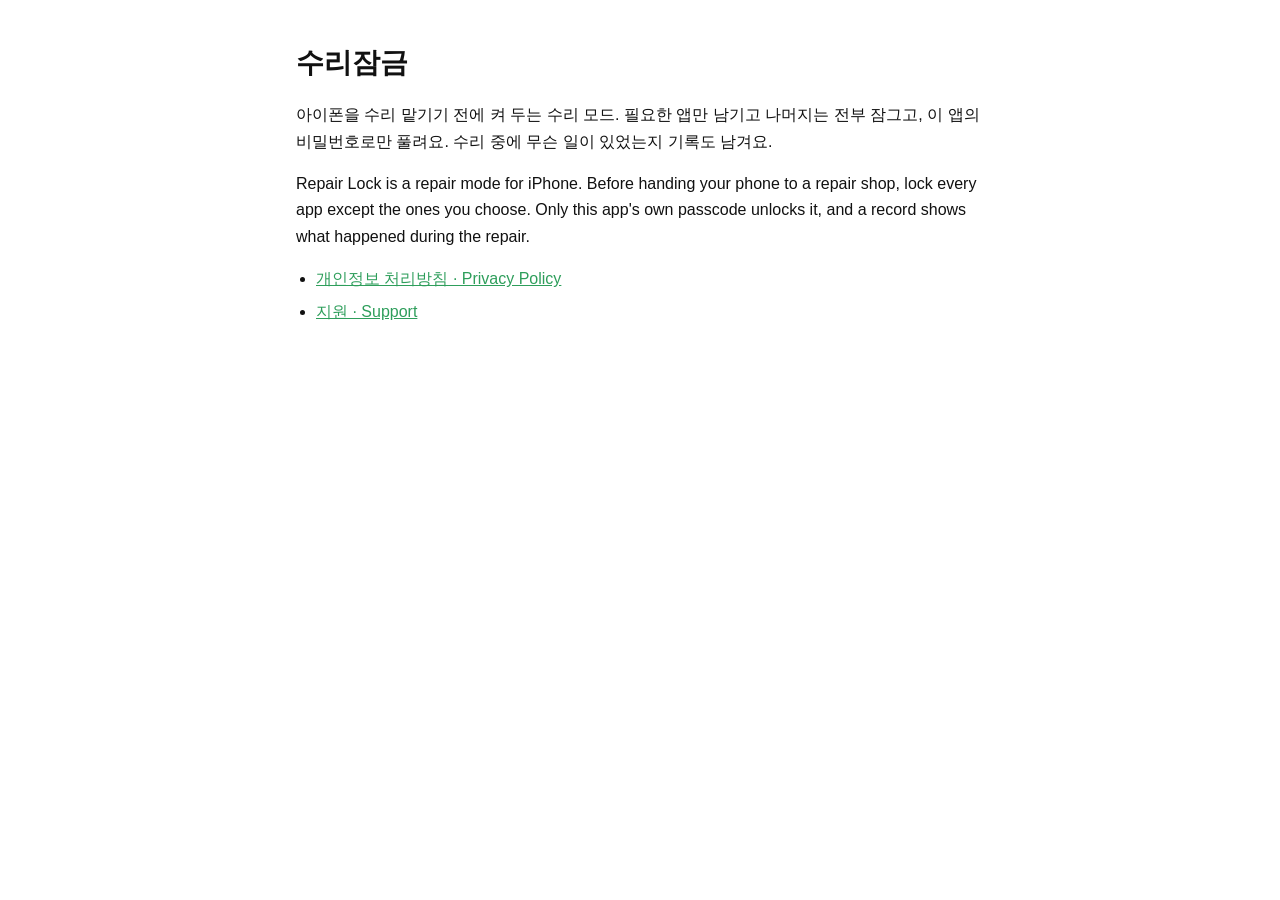
<file: index.html>
<!doctype html>
<html lang="ko">
<head><meta charset="utf-8"><meta name="viewport" content="width=device-width, initial-scale=1">
<title>수리잠금 · Repair Lock</title><link rel="stylesheet" href="style.css"></head>
<body><main>
<h1>수리잠금</h1>
<p>아이폰을 수리 맡기기 전에 켜 두는 수리 모드. 필요한 앱만 남기고 나머지는 전부 잠그고, 이 앱의 비밀번호로만 풀려요. 수리 중에 무슨 일이 있었는지 기록도 남겨요.</p>
<p lang="en">Repair Lock is a repair mode for iPhone. Before handing your phone to a repair shop, lock every app except the ones you choose. Only this app's own passcode unlocks it, and a record shows what happened during the repair.</p>
<ul><li><a href="privacy.html">개인정보 처리방침 · Privacy Policy</a></li><li><a href="support.html">지원 · Support</a></li></ul>
</main></body></html>
</file>
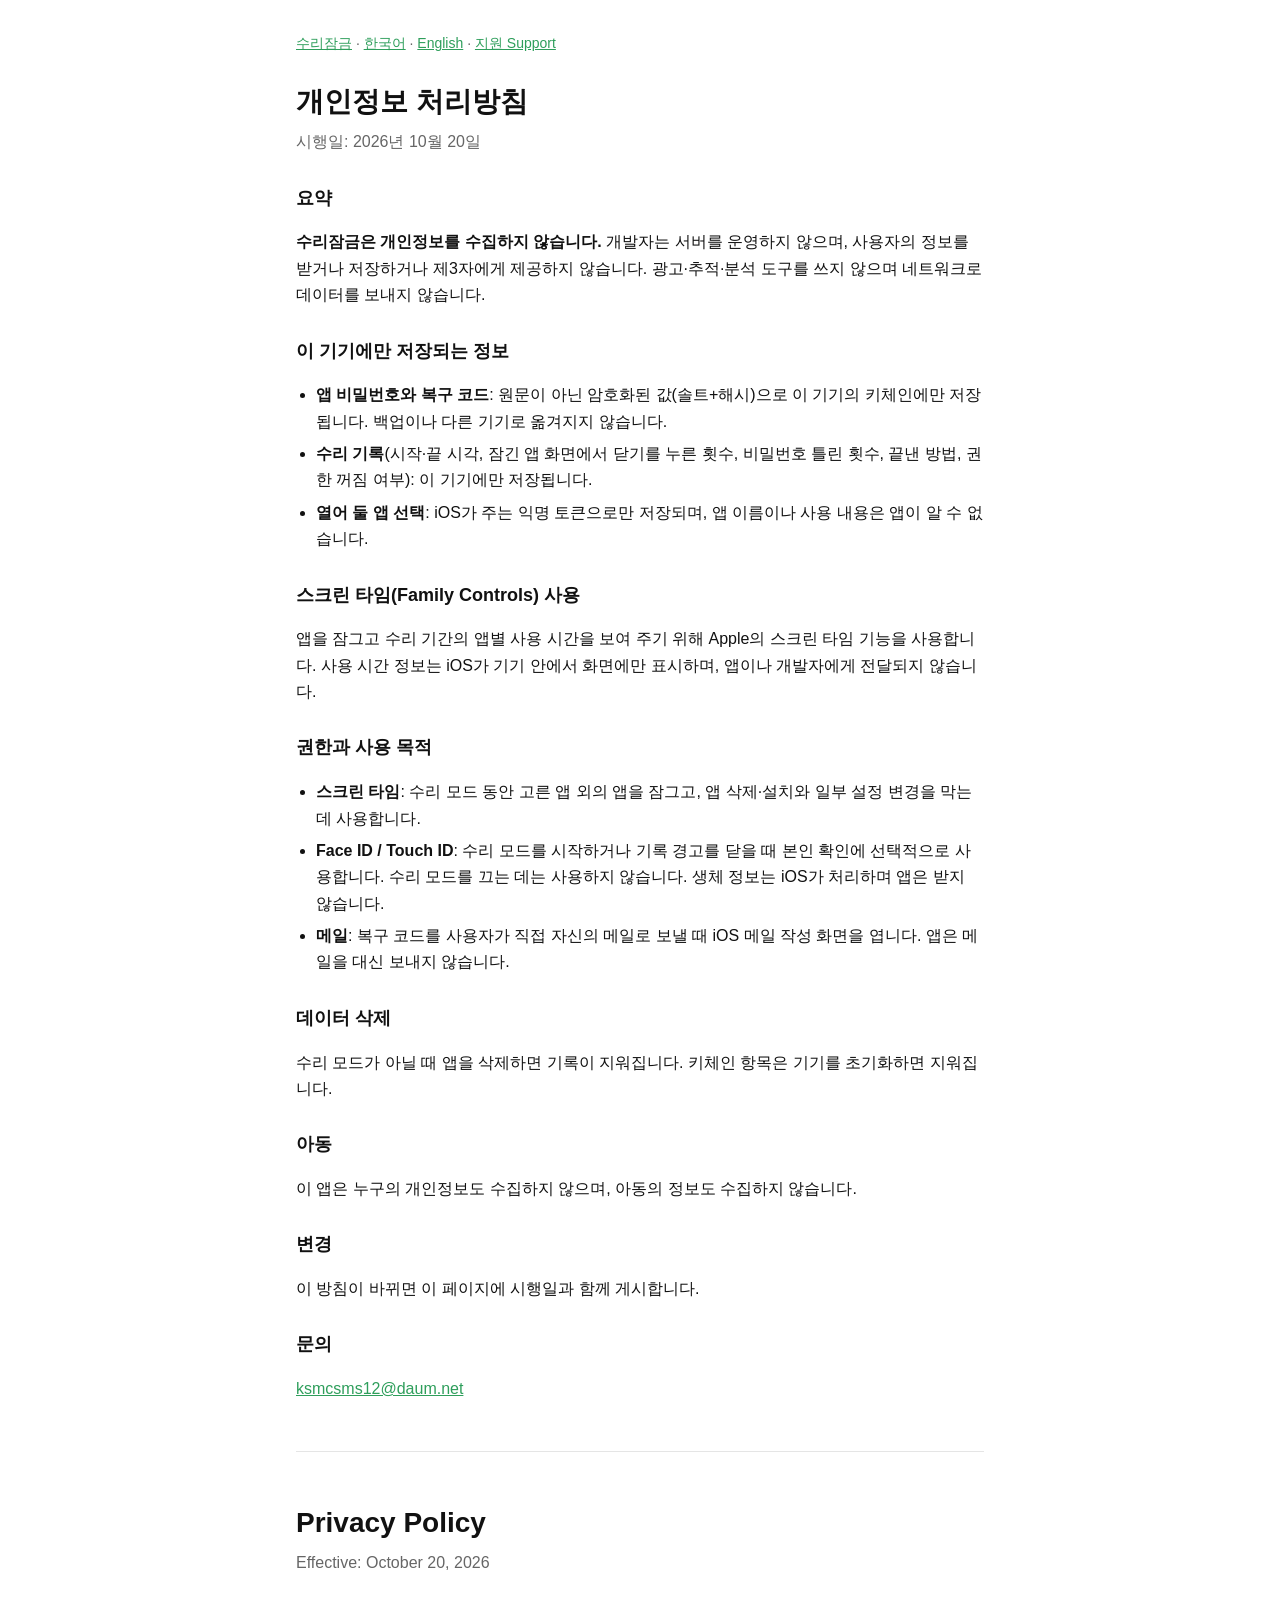
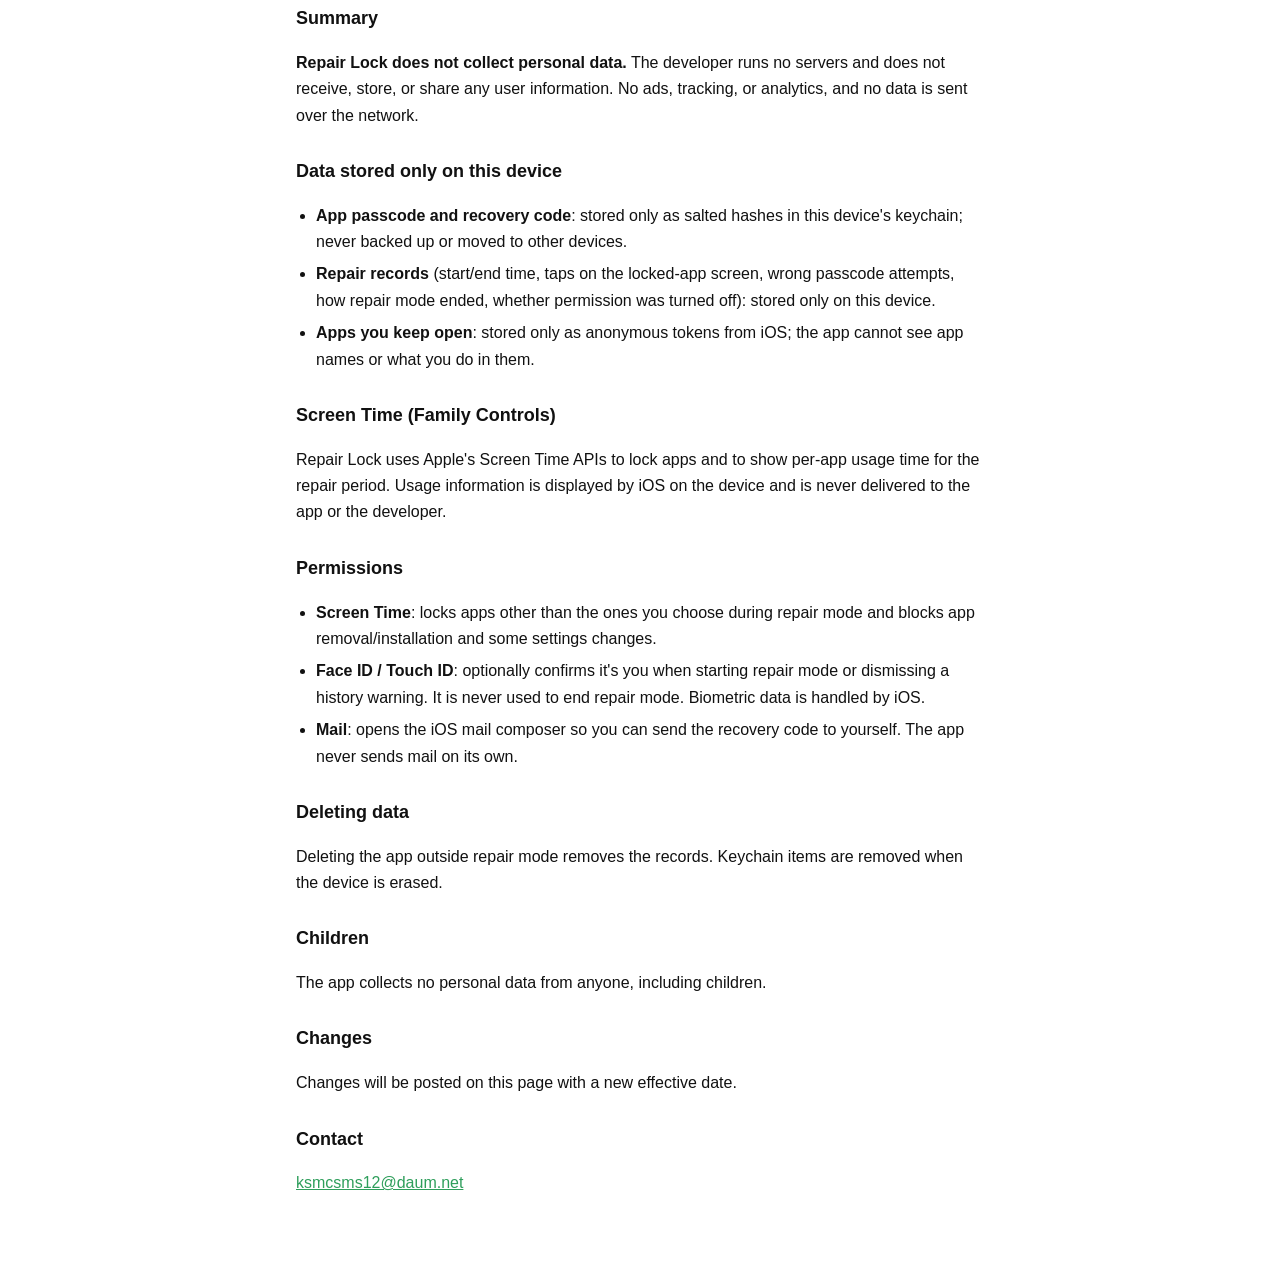
<file: privacy.html>
<!doctype html>
<html lang="ko">
<head><meta charset="utf-8"><meta name="viewport" content="width=device-width, initial-scale=1">
<title>수리잠금 개인정보 처리방침 · Repair Lock Privacy Policy</title><link rel="stylesheet" href="style.css"></head>
<body><main>
<nav><a href="./">수리잠금</a> · <a href="#ko">한국어</a> · <a href="#en">English</a> · <a href="support.html">지원 Support</a></nav>
<section id="ko" lang="ko">
<h1>개인정보 처리방침</h1>
<p class="meta">시행일: 2026년 10월 20일</p>
<h2>요약</h2>
<p><strong>수리잠금은 개인정보를 수집하지 않습니다.</strong> 개발자는 서버를 운영하지 않으며, 사용자의 정보를 받거나 저장하거나 제3자에게 제공하지 않습니다. 광고·추적·분석 도구를 쓰지 않으며 네트워크로 데이터를 보내지 않습니다.</p>
<h2>이 기기에만 저장되는 정보</h2>
<ul>
<li><strong>앱 비밀번호와 복구 코드</strong>: 원문이 아닌 암호화된 값(솔트+해시)으로 이 기기의 키체인에만 저장됩니다. 백업이나 다른 기기로 옮겨지지 않습니다.</li>
<li><strong>수리 기록</strong>(시작·끝 시각, 잠긴 앱 화면에서 닫기를 누른 횟수, 비밀번호 틀린 횟수, 끝낸 방법, 권한 꺼짐 여부): 이 기기에만 저장됩니다.</li>
<li><strong>열어 둘 앱 선택</strong>: iOS가 주는 익명 토큰으로만 저장되며, 앱 이름이나 사용 내용은 앱이 알 수 없습니다.</li>
</ul>
<h2>스크린 타임(Family Controls) 사용</h2>
<p>앱을 잠그고 수리 기간의 앱별 사용 시간을 보여 주기 위해 Apple의 스크린 타임 기능을 사용합니다. 사용 시간 정보는 iOS가 기기 안에서 화면에만 표시하며, 앱이나 개발자에게 전달되지 않습니다.</p>
<h2>권한과 사용 목적</h2>
<ul>
<li><strong>스크린 타임</strong>: 수리 모드 동안 고른 앱 외의 앱을 잠그고, 앱 삭제·설치와 일부 설정 변경을 막는 데 사용합니다.</li>
<li><strong>Face ID / Touch ID</strong>: 수리 모드를 시작하거나 기록 경고를 닫을 때 본인 확인에 선택적으로 사용합니다. 수리 모드를 끄는 데는 사용하지 않습니다. 생체 정보는 iOS가 처리하며 앱은 받지 않습니다.</li>
<li><strong>메일</strong>: 복구 코드를 사용자가 직접 자신의 메일로 보낼 때 iOS 메일 작성 화면을 엽니다. 앱은 메일을 대신 보내지 않습니다.</li>
</ul>
<h2>데이터 삭제</h2><p>수리 모드가 아닐 때 앱을 삭제하면 기록이 지워집니다. 키체인 항목은 기기를 초기화하면 지워집니다.</p>
<h2>아동</h2><p>이 앱은 누구의 개인정보도 수집하지 않으며, 아동의 정보도 수집하지 않습니다.</p>
<h2>변경</h2><p>이 방침이 바뀌면 이 페이지에 시행일과 함께 게시합니다.</p>
<h2>문의</h2><p><a href="mailto:ksmcsms12@daum.net">ksmcsms12@daum.net</a></p>
</section>
<hr>
<section id="en" lang="en">
<h1>Privacy Policy</h1>
<p class="meta">Effective: October 20, 2026</p>
<h2>Summary</h2>
<p><strong>Repair Lock does not collect personal data.</strong> The developer runs no servers and does not receive, store, or share any user information. No ads, tracking, or analytics, and no data is sent over the network.</p>
<h2>Data stored only on this device</h2>
<ul>
<li><strong>App passcode and recovery code</strong>: stored only as salted hashes in this device's keychain; never backed up or moved to other devices.</li>
<li><strong>Repair records</strong> (start/end time, taps on the locked-app screen, wrong passcode attempts, how repair mode ended, whether permission was turned off): stored only on this device.</li>
<li><strong>Apps you keep open</strong>: stored only as anonymous tokens from iOS; the app cannot see app names or what you do in them.</li>
</ul>
<h2>Screen Time (Family Controls)</h2>
<p>Repair Lock uses Apple's Screen Time APIs to lock apps and to show per-app usage time for the repair period. Usage information is displayed by iOS on the device and is never delivered to the app or the developer.</p>
<h2>Permissions</h2>
<ul>
<li><strong>Screen Time</strong>: locks apps other than the ones you choose during repair mode and blocks app removal/installation and some settings changes.</li>
<li><strong>Face ID / Touch ID</strong>: optionally confirms it's you when starting repair mode or dismissing a history warning. It is never used to end repair mode. Biometric data is handled by iOS.</li>
<li><strong>Mail</strong>: opens the iOS mail composer so you can send the recovery code to yourself. The app never sends mail on its own.</li>
</ul>
<h2>Deleting data</h2><p>Deleting the app outside repair mode removes the records. Keychain items are removed when the device is erased.</p>
<h2>Children</h2><p>The app collects no personal data from anyone, including children.</p>
<h2>Changes</h2><p>Changes will be posted on this page with a new effective date.</p>
<h2>Contact</h2><p><a href="mailto:ksmcsms12@daum.net">ksmcsms12@daum.net</a></p>
</section>
</main></body></html>
</file>
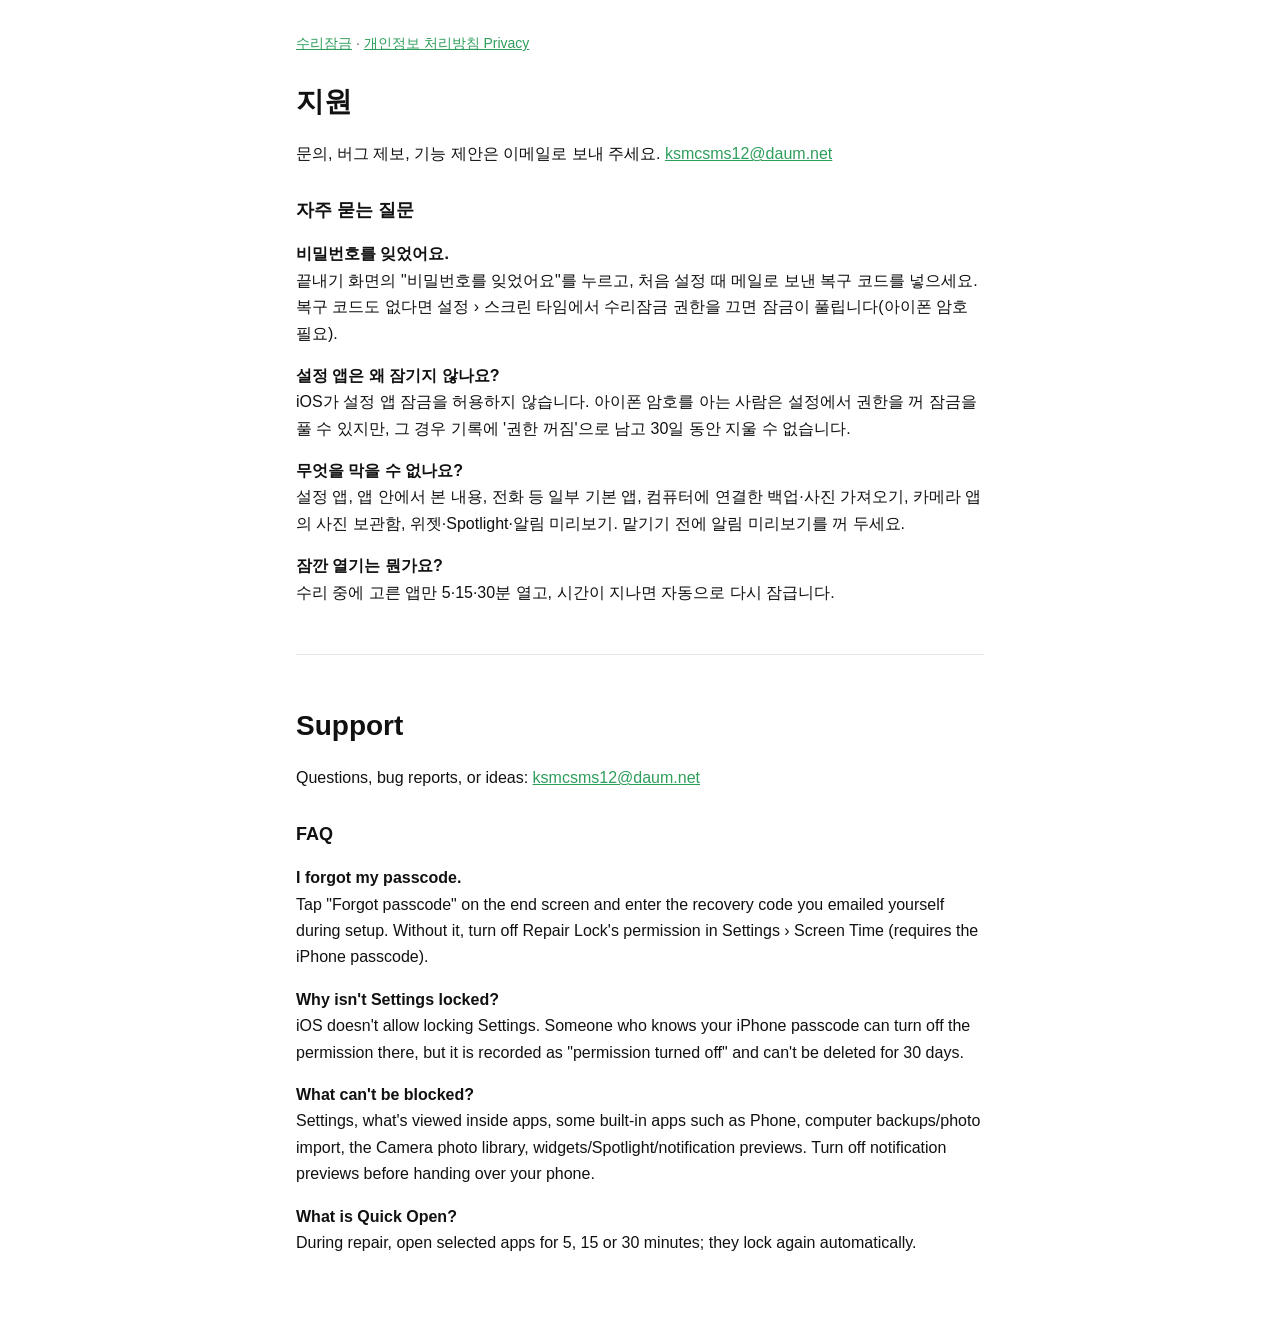
<file: support.html>
<!doctype html>
<html lang="ko">
<head><meta charset="utf-8"><meta name="viewport" content="width=device-width, initial-scale=1">
<title>수리잠금 지원 · Repair Lock Support</title><link rel="stylesheet" href="style.css"></head>
<body><main>
<nav><a href="./">수리잠금</a> · <a href="privacy.html">개인정보 처리방침 Privacy</a></nav>
<section lang="ko">
<h1>지원</h1>
<p>문의, 버그 제보, 기능 제안은 이메일로 보내 주세요. <a href="mailto:ksmcsms12@daum.net">ksmcsms12@daum.net</a></p>
<h2>자주 묻는 질문</h2>
<p><strong>비밀번호를 잊었어요.</strong><br>끝내기 화면의 "비밀번호를 잊었어요"를 누르고, 처음 설정 때 메일로 보낸 복구 코드를 넣으세요. 복구 코드도 없다면 설정 › 스크린 타임에서 수리잠금 권한을 끄면 잠금이 풀립니다(아이폰 암호 필요).</p>
<p><strong>설정 앱은 왜 잠기지 않나요?</strong><br>iOS가 설정 앱 잠금을 허용하지 않습니다. 아이폰 암호를 아는 사람은 설정에서 권한을 꺼 잠금을 풀 수 있지만, 그 경우 기록에 '권한 꺼짐'으로 남고 30일 동안 지울 수 없습니다.</p>
<p><strong>무엇을 막을 수 없나요?</strong><br>설정 앱, 앱 안에서 본 내용, 전화 등 일부 기본 앱, 컴퓨터에 연결한 백업·사진 가져오기, 카메라 앱의 사진 보관함, 위젯·Spotlight·알림 미리보기. 맡기기 전에 알림 미리보기를 꺼 두세요.</p>
<p><strong>잠깐 열기는 뭔가요?</strong><br>수리 중에 고른 앱만 5·15·30분 열고, 시간이 지나면 자동으로 다시 잠급니다.</p>
</section>
<hr>
<section lang="en">
<h1>Support</h1>
<p>Questions, bug reports, or ideas: <a href="mailto:ksmcsms12@daum.net">ksmcsms12@daum.net</a></p>
<h2>FAQ</h2>
<p><strong>I forgot my passcode.</strong><br>Tap "Forgot passcode" on the end screen and enter the recovery code you emailed yourself during setup. Without it, turn off Repair Lock's permission in Settings › Screen Time (requires the iPhone passcode).</p>
<p><strong>Why isn't Settings locked?</strong><br>iOS doesn't allow locking Settings. Someone who knows your iPhone passcode can turn off the permission there, but it is recorded as "permission turned off" and can't be deleted for 30 days.</p>
<p><strong>What can't be blocked?</strong><br>Settings, what's viewed inside apps, some built-in apps such as Phone, computer backups/photo import, the Camera photo library, widgets/Spotlight/notification previews. Turn off notification previews before handing over your phone.</p>
<p><strong>What is Quick Open?</strong><br>During repair, open selected apps for 5, 15 or 30 minutes; they lock again automatically.</p>
</section>
</main></body></html>
</file>
<file: style.css>
:root { --bg: #ffffff; --fg: #111111; --muted: #666666; --accent: #2e9e5b; --line: #e5e5e5; }
@media (prefers-color-scheme: dark) {
  :root:not([data-theme="light"]) { --bg: #000000; --fg: #f2f2f2; --muted: #a0a0a0; --accent: #4cc27a; --line: #2a2a2a; }
}
:root[data-theme="dark"] { --bg: #000000; --fg: #f2f2f2; --muted: #a0a0a0; --accent: #4cc27a; --line: #2a2a2a; }
* { box-sizing: border-box; }
body { margin: 0; background: var(--bg); color: var(--fg);
  font: 16px/1.65 -apple-system, BlinkMacSystemFont, "Apple SD Gothic Neo", "Segoe UI", sans-serif; }
main { max-width: 720px; margin: 0 auto; padding: 32px 16px 64px; }
nav { font-size: 14px; color: var(--muted); margin-bottom: 24px; }
a { color: var(--accent); }
h1 { font-size: 28px; margin: 8px 0 4px; }
h2 { font-size: 18px; margin: 28px 0 8px; }
.meta { color: var(--muted); margin: 0 0 16px; }
ul { padding-left: 20px; }
li { margin: 6px 0; }
hr { border: 0; border-top: 1px solid var(--line); margin: 48px 0; }
</file>
